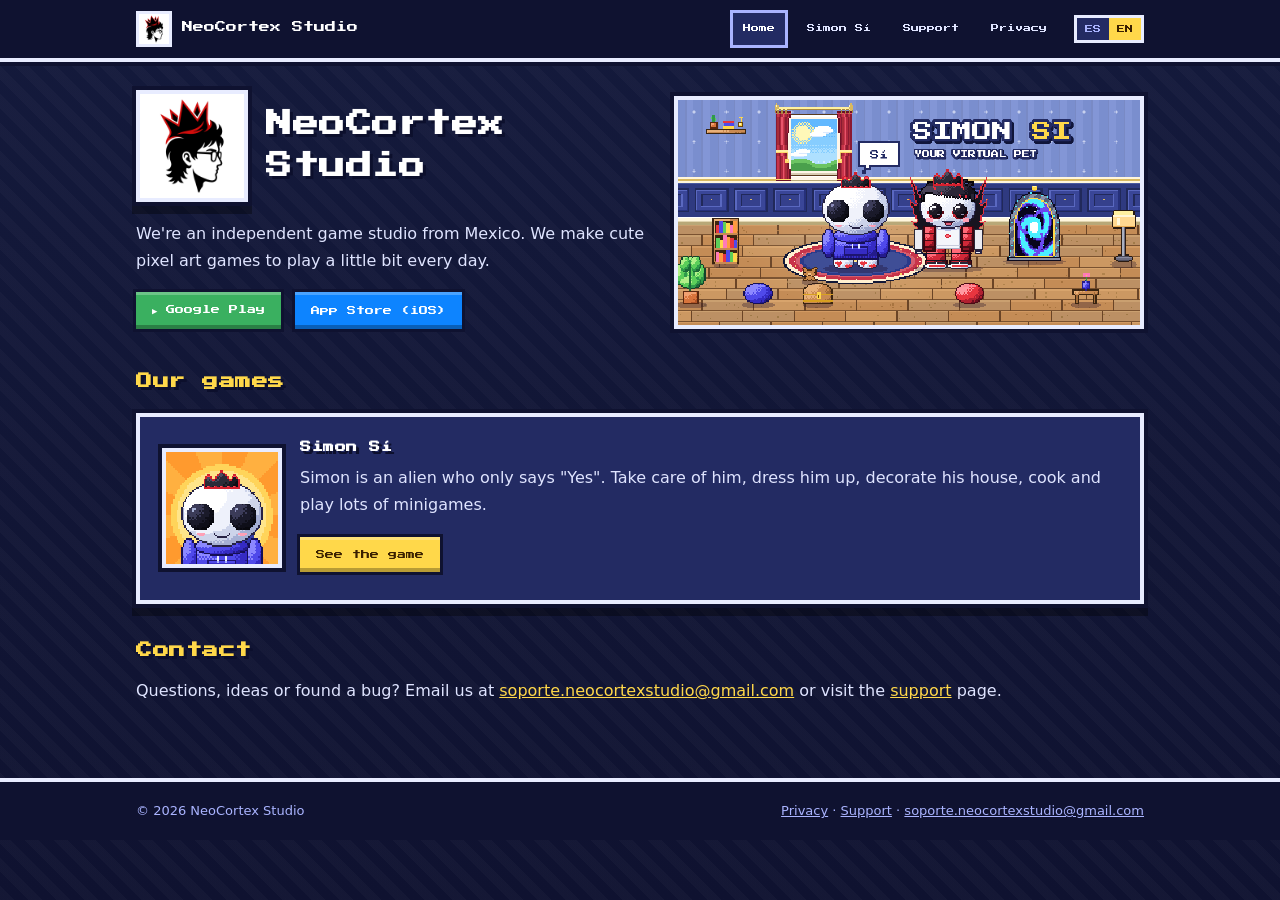
<file: index.html>
<!doctype html>
<html lang="es" data-idioma="es">
<head>
<meta charset="utf-8">
<meta name="viewport" content="width=device-width, initial-scale=1">
<title data-es="NeoCortex Studio" data-en="NeoCortex Studio">NeoCortex Studio</title>
<meta name="description" content="Estudio independiente de videojuegos. Creadores de Simon Sí, tu mascota virtual.">
<meta name="theme-color" content="#0f1230">
<meta property="og:title" content="NeoCortex Studio">
<meta property="og:description" content="Estudio independiente de videojuegos. Creadores de Simon Sí, tu mascota virtual.">
<meta property="og:image" content="https://neocortexstudio.github.io/assets/img/banner_es.png">
<link rel="icon" href="assets/img/favicon_estudio.png">
<link rel="apple-touch-icon" href="assets/img/logo_neocortex_180.png">
<link rel="stylesheet" href="assets/estilo.css?v=2">
<script src="assets/idioma.js"></script>
</head>
<body>
<header class="barra"><div class="barra-in">
  <a class="marca" href=""><img class="logo" src="assets/img/logo_neocortex_180.png" alt="">NeoCortex Studio</a>
  <nav class="nav"><a href="" class="on"><span lang="es">Inicio</span><span lang="en">Home</span></a><a href="simonsi/"><span lang="es">Simon Sí</span><span lang="en">Simon Sí</span></a><a href="soporte/"><span lang="es">Soporte</span><span lang="en">Support</span></a><a href="privacidad/"><span lang="es">Privacidad</span><span lang="en">Privacy</span></a></nav>
  <div class="idioma"><button data-l="es">ES</button><button data-l="en">EN</button></div>
</div></header>
<main>
<section class="portada">
  <div>
    <div class="estudio"><img class="logo" src="assets/img/logo_neocortex.png" alt="Logo de NeoCortex Studio"><h1 class="px">NeoCortex Studio</h1></div>
    <p lang="es">Somos un estudio independiente de videojuegos de México. Hacemos juegos tiernos en pixel art, para jugar un ratito cada día.</p>
    <p lang="en">We're an independent game studio from Mexico. We make cute pixel art games to play a little bit every day.</p>
    <div class="botones"><a class="bt" href="https://play.google.com/store/apps/details?id=com.neocortex.simonsi" target="_blank" rel="noopener">▶ Google Play</a><a class="bt azul" href="https://apps.apple.com/app/id6833710828" target="_blank" rel="noopener">App Store (iOS)</a></div>
  </div>
  <img class="ban" lang="es" src="assets/img/banner_es.png" alt="Simon Sí - Tu Mascota Virtual">
  <img class="ban" lang="en" src="assets/img/banner_en.png" alt="Simon Sí - Your Virtual Pet">
</section>

<h2 class="px"><span lang="es">Nuestros juegos</span><span lang="en">Our games</span></h2>
<div class="caja juego">
  <img src="assets/img/icono.png" alt="Simon Sí">
  <div>
    <h3 class="px" style="margin-top:0">Simon Sí</h3>
    <p lang="es">Simon es un alien que solo dice "Sí". Cuídalo, vístelo, decora su casa, cocina y juega muchos minijuegos.</p>
    <p lang="en">Simon is an alien who only says "Yes". Take care of him, dress him up, decorate his house, cook and play lots of minigames.</p>
    <div class="botones"><a class="bt oro" href="simonsi/"><span lang="es">Ver el juego</span><span lang="en">See the game</span></a></div>
  </div>
</div>

<h2 class="px"><span lang="es">Contacto</span><span lang="en">Contact</span></h2>
<p lang="es">¿Dudas, ideas o encontraste un error? Escríbenos a <a href="mailto:soporte.neocortexstudio@gmail.com">soporte.neocortexstudio@gmail.com</a> o visita la página de <a href="soporte/">soporte</a>.</p>
<p lang="en">Questions, ideas or found a bug? Email us at <a href="mailto:soporte.neocortexstudio@gmail.com">soporte.neocortexstudio@gmail.com</a> or visit the <a href="soporte/">support</a> page.</p>

</main>
<footer><div class="in">
  <span>© 2026 NeoCortex Studio</span>
  <span><a href="privacidad/"><span lang="es">Privacidad</span><span lang="en">Privacy</span></a> · <a href="soporte/"><span lang="es">Soporte</span><span lang="en">Support</span></a> · <a href="mailto:soporte.neocortexstudio@gmail.com">soporte.neocortexstudio@gmail.com</a></span>
</div></footer>
</body>
</html>
</file>
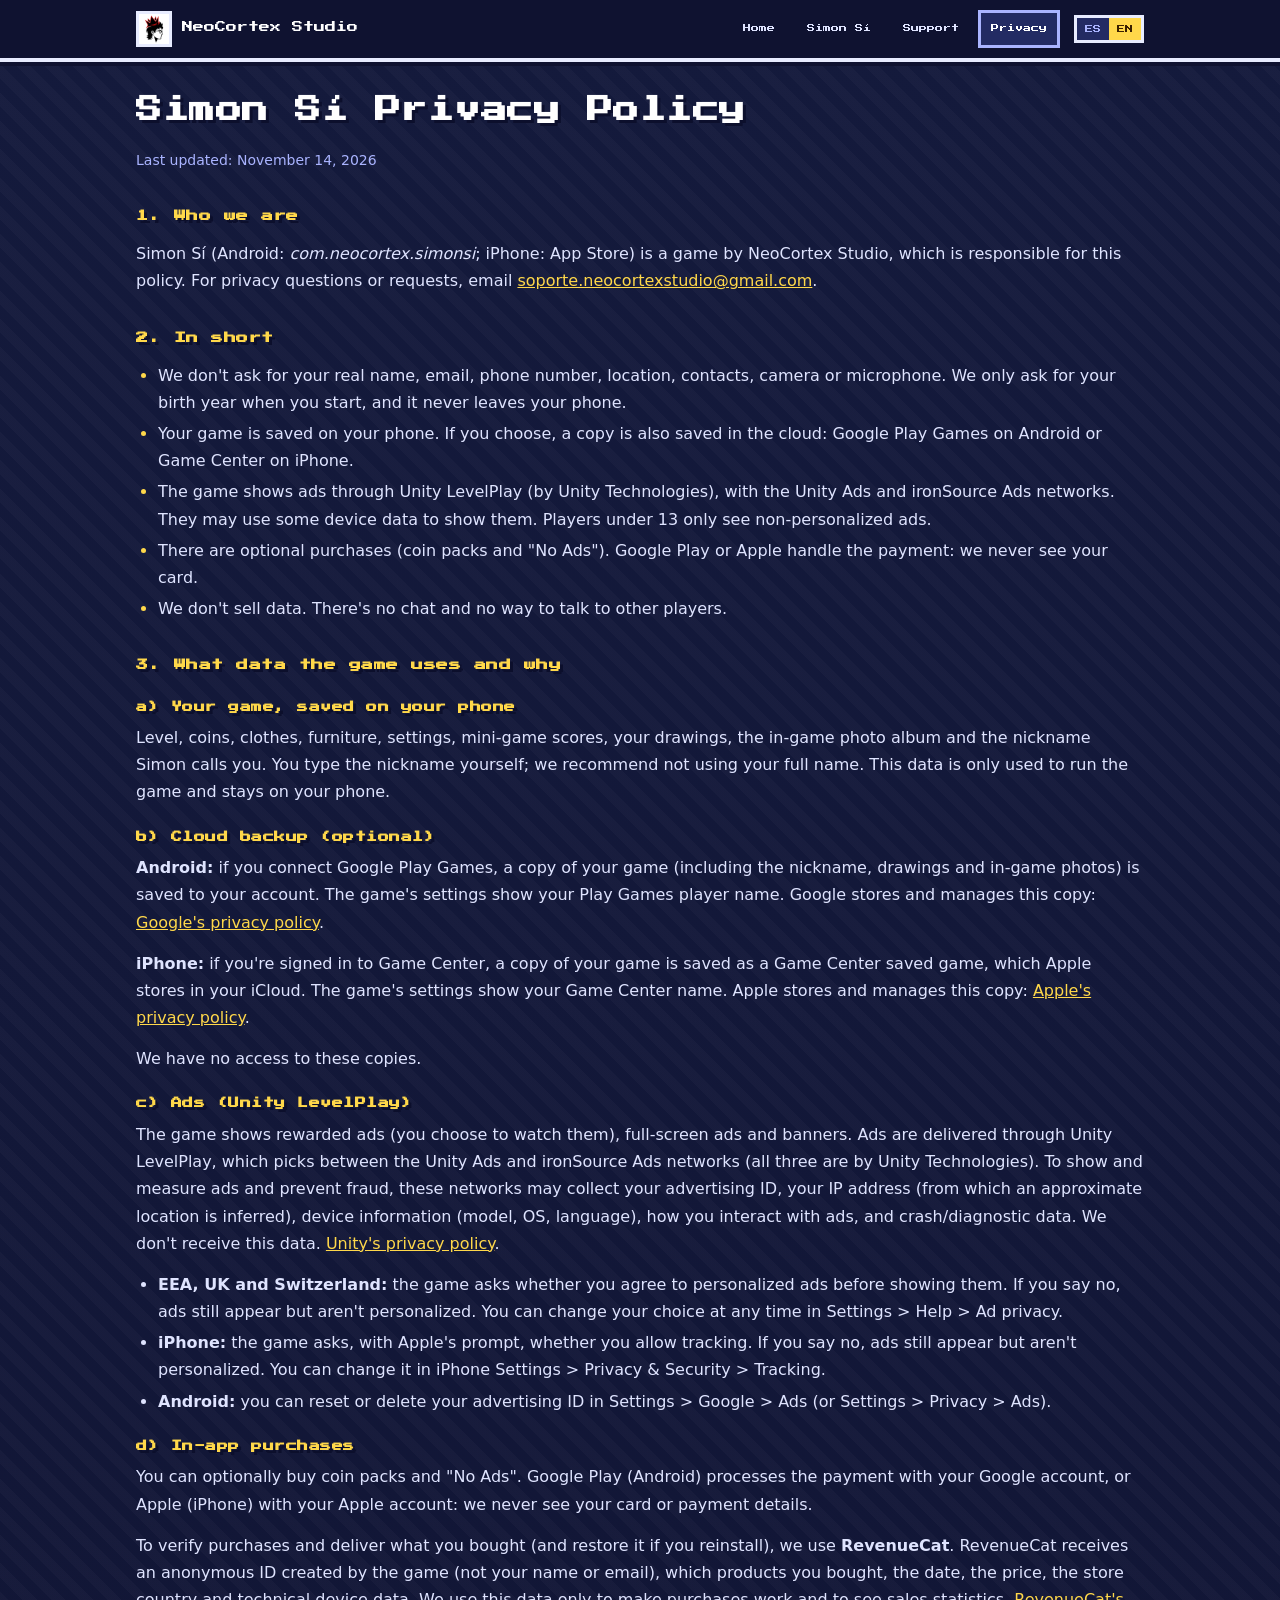
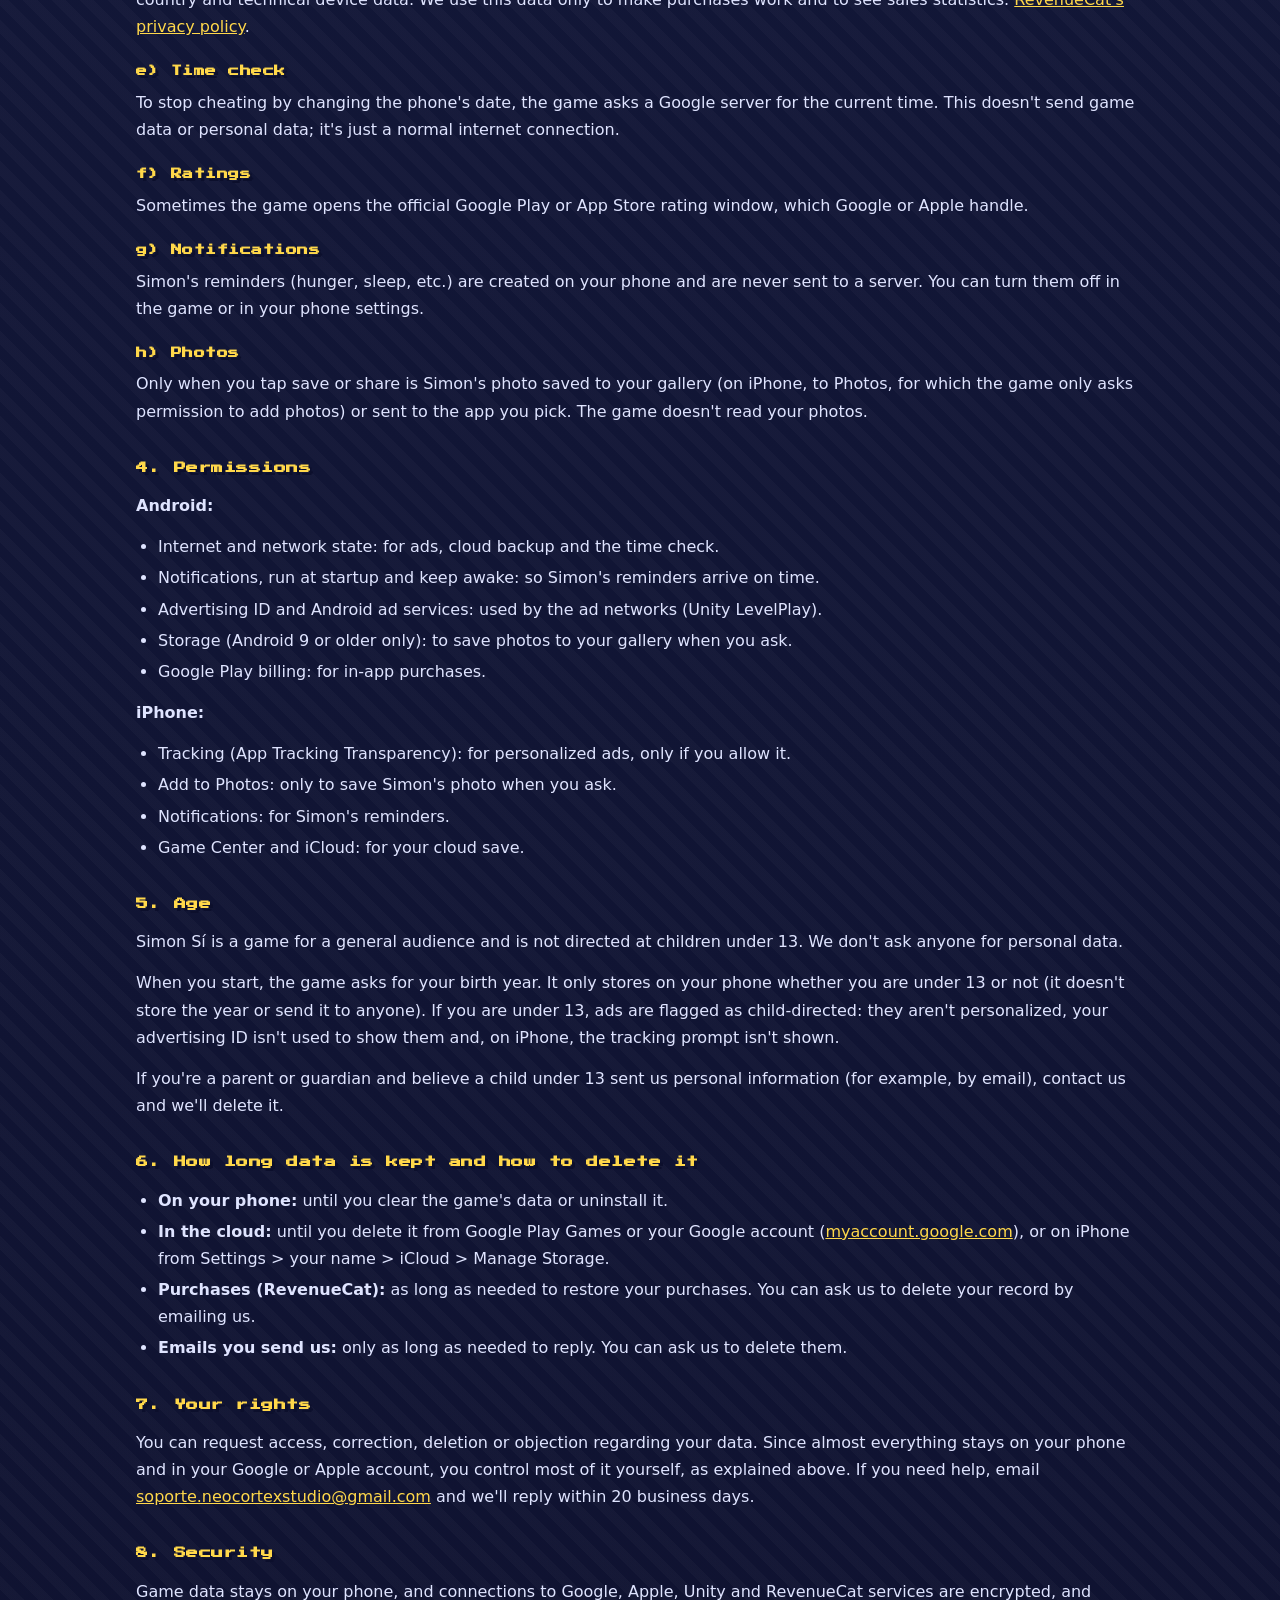
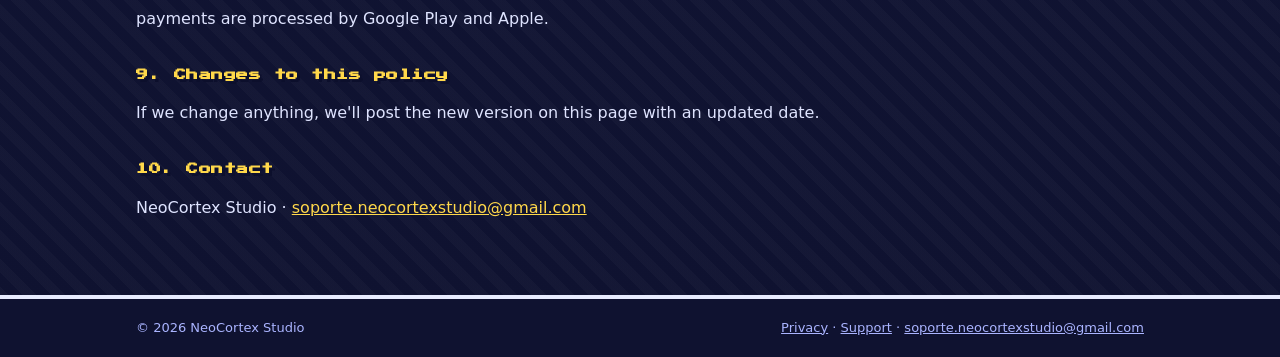
<file: privacidad/index.html>
<!doctype html>
<html lang="es" data-idioma="es">
<head>
<meta charset="utf-8">
<meta name="viewport" content="width=device-width, initial-scale=1">
<title data-es="Política de privacidad - Simon Sí" data-en="Privacy policy - Simon Sí">Política de privacidad - Simon Sí</title>
<meta name="description" content="Política de privacidad de Simon Sí (Android y iPhone).">
<meta name="theme-color" content="#0f1230">
<meta property="og:title" content="Política de privacidad - Simon Sí">
<meta property="og:description" content="Política de privacidad de Simon Sí (Android y iPhone).">
<meta property="og:image" content="https://neocortexstudio.github.io/assets/img/banner_es.png">
<link rel="icon" href="../assets/img/favicon_estudio.png">
<link rel="apple-touch-icon" href="../assets/img/logo_neocortex_180.png">
<link rel="stylesheet" href="../assets/estilo.css?v=2">
<script src="../assets/idioma.js"></script>
</head>
<body>
<header class="barra"><div class="barra-in">
  <a class="marca" href="../"><img class="logo" src="../assets/img/logo_neocortex_180.png" alt="">NeoCortex Studio</a>
  <nav class="nav"><a href="../"><span lang="es">Inicio</span><span lang="en">Home</span></a><a href="../simonsi/"><span lang="es">Simon Sí</span><span lang="en">Simon Sí</span></a><a href="../soporte/"><span lang="es">Soporte</span><span lang="en">Support</span></a><a href="../privacidad/" class="on"><span lang="es">Privacidad</span><span lang="en">Privacy</span></a></nav>
  <div class="idioma"><button data-l="es">ES</button><button data-l="en">EN</button></div>
</div></header>
<main>
<article class="legal" lang="es">
<h1 class="px">Política de privacidad de Simon Sí</h1>
<p class="nota">Última actualización: 14 de noviembre de 2026</p>

<h2 class="px">1. Quién es el responsable</h2>
<p>Simon Sí (Android: <i>com.neocortex.simonsi</i>; iPhone: App Store) es un juego de NeoCortex Studio, responsable de esta política. Para cualquier duda o solicitud sobre privacidad, escríbenos a <a href="mailto:soporte.neocortexstudio@gmail.com">soporte.neocortexstudio@gmail.com</a>.</p>

<h2 class="px">2. En pocas palabras</h2>
<ul class="resumen">
  <li>No pedimos tu nombre real, correo, teléfono, ubicación, contactos, cámara ni micrófono. Solo te preguntamos tu año de nacimiento al empezar, y ese dato no sale de tu teléfono.</li>
  <li>Tu partida se guarda en tu teléfono. Si quieres, también se guarda una copia en la nube: Google Play Juegos en Android o Game Center en iPhone.</li>
  <li>El juego muestra anuncios a través de Unity LevelPlay (de Unity Technologies), con las redes Unity Ads e ironSource Ads. Pueden usar algunos datos del teléfono para mostrarlos. A los menores de 13 años solo se les muestran anuncios no personalizados.</li>
  <li>Hay compras opcionales (paquetes de monedas y "Sin anuncios"). El pago lo hace Google Play o Apple: nosotros nunca vemos tu tarjeta.</li>
  <li>No vendemos datos. No hay chat ni forma de hablar con otros jugadores.</li>
</ul>

<h2 class="px">3. Qué datos usa el juego y para qué</h2>
<h3>a) Tu partida, guardada en tu teléfono</h3>
<p>Nivel, monedas, ropa, muebles, ajustes, puntajes de minijuegos, los dibujos que haces, las fotos del álbum del juego y el apodo con el que Simon te llama. El apodo lo escribes tú; te recomendamos no poner tu nombre completo. Estos datos se usan solo para que el juego funcione y se quedan en tu teléfono.</p>

<h3>b) Copia en la nube (opcional)</h3>
<p><b>Android:</b> si conectas Google Play Juegos, se guarda una copia de tu partida en tu cuenta (incluye el apodo, los dibujos y las fotos del juego). En los ajustes del juego se muestra tu nombre de jugador de Play Juegos. Esta copia la guarda y administra Google: <a href="https://policies.google.com/privacy" target="_blank" rel="noopener">política de privacidad de Google</a>.</p>
<p><b>iPhone:</b> si tienes sesión en Game Center, se guarda una copia de tu partida como "partida guardada" de Game Center, que Apple almacena en tu iCloud. En los ajustes del juego se muestra tu nombre de Game Center. Esta copia la guarda y administra Apple: <a href="https://www.apple.com/legal/privacy/" target="_blank" rel="noopener">política de privacidad de Apple</a>.</p>
<p>Nosotros no tenemos acceso a esas copias.</p>

<h3>c) Anuncios (Unity LevelPlay)</h3>
<p>El juego muestra anuncios con premio (los eliges tú), anuncios de pantalla completa y banners. Los anuncios llegan a través de Unity LevelPlay, que elige en cada momento entre las redes Unity Ads e ironSource Ads (las tres son de Unity Technologies). Para mostrarlos, medirlos y evitar fraudes, estas redes pueden recopilar el identificador de publicidad del teléfono, la dirección IP (de la que se deduce una ubicación aproximada), información del dispositivo (modelo, sistema, idioma), cómo interactúas con los anuncios y datos técnicos de errores. Nosotros no recibimos esos datos. <a href="https://unity.com/legal/game-player-and-app-user-privacy-policy" target="_blank" rel="noopener">Política de privacidad de Unity</a>.</p>
<ul>
  <li><b>Europa, Reino Unido y Suiza:</b> el juego te pregunta si aceptas anuncios personalizados antes de mostrarlos. Si dices que no, igual hay anuncios, pero no personalizados. Puedes cambiar tu decisión cuando quieras en Ajustes &gt; Ayuda &gt; Privacidad de anuncios.</li>
  <li><b>iPhone:</b> el juego te pregunta con la ventana de Apple si permites el rastreo. Si dices que no, los anuncios siguen, pero no son personalizados. Puedes cambiarlo en Ajustes del iPhone &gt; Privacidad y seguridad &gt; Rastreo.</li>
  <li><b>Android:</b> puedes restablecer o borrar tu identificador de publicidad en Configuración &gt; Google &gt; Anuncios (o Configuración &gt; Privacidad &gt; Anuncios).</li>
</ul>

<h3>d) Compras dentro de la app</h3>
<p>Puedes comprar, si quieres, paquetes de monedas y "Sin anuncios". El pago lo procesa Google Play (Android) con tu cuenta de Google, o Apple (iPhone) con tu cuenta de Apple: nosotros no vemos tu tarjeta ni tus datos de pago.</p>
<p>Para comprobar las compras y entregarte lo que compraste (y poder restaurarlo si reinstalas), usamos <b>RevenueCat</b>. RevenueCat recibe un identificador anónimo creado por el juego (no tu nombre ni tu correo), qué productos compraste, la fecha, el precio, el país de la tienda y datos técnicos del dispositivo. Usamos estos datos solo para que las compras funcionen y para ver estadísticas de ventas. <a href="https://www.revenuecat.com/privacy" target="_blank" rel="noopener">Política de privacidad de RevenueCat</a>.</p>

<h3>e) Revisión de la hora</h3>
<p>Para que no se puedan hacer trampas cambiando la fecha del teléfono, el juego pregunta la hora a un servidor de Google. Esa consulta no envía datos del juego ni datos personales; es solo una conexión normal a internet.</p>

<h3>f) Valoración</h3>
<p>A veces el juego abre la ventana oficial de Google Play o de la App Store para calificarlo. Esa ventana la manejan Google o Apple.</p>

<h3>g) Notificaciones</h3>
<p>Los avisos de Simon (hambre, sueño, etc.) se crean dentro de tu teléfono y no se envían a ningún servidor. Puedes apagarlos en el juego o en los ajustes del teléfono.</p>

<h3>h) Fotos</h3>
<p>Solo si tú tocas guardar o compartir, la foto de Simon se guarda en tu galería (en iPhone, en Fotos, para lo que el juego pide permiso solo para agregar fotos) o se manda a la app que elijas. El juego no lee tus fotos.</p>

<h2 class="px">4. Permisos</h2>
<p><b>Android:</b></p>
<ul>
  <li>Internet y estado de la red: para los anuncios, la copia en la nube y la revisión de la hora.</li>
  <li>Notificaciones, iniciar al encender el teléfono y mantener activo: para que los avisos de Simon lleguen a tiempo.</li>
  <li>Identificador de publicidad y servicios de anuncios de Android: los usan las redes de anuncios (Unity LevelPlay).</li>
  <li>Almacenamiento (solo en Android 9 o anterior): para guardar fotos en tu galería cuando tú lo pides.</li>
  <li>Facturación de Google Play: para las compras dentro de la app.</li>
</ul>
<p><b>iPhone:</b></p>
<ul>
  <li>Rastreo (App Tracking Transparency): para anuncios personalizados, solo si lo permites.</li>
  <li>Agregar a Fotos: solo para guardar la foto de Simon cuando tú lo pides.</li>
  <li>Notificaciones: para los avisos de Simon.</li>
  <li>Game Center e iCloud: para la copia de tu partida en la nube.</li>
</ul>

<h2 class="px">5. Edad</h2>
<p>Simon Sí es un juego para público general y no está dirigido a niños menores de 13 años. No pedimos datos personales a nadie.</p>
<p>Al empezar, el juego pregunta tu año de nacimiento. Con ese dato solo guarda en tu teléfono si tienes menos de 13 años o no (no guarda el año ni lo envía a nadie). Si tienes menos de 13, los anuncios se marcan como para niños: no son personalizados, no se usa tu identificador de publicidad para mostrarlos y, en iPhone, no se te muestra la ventana de rastreo.</p>
<p> Si eres padre, madre o tutor y crees que un menor de 13 años nos envió información personal (por ejemplo, por correo), escríbenos y la borraremos.</p>

<h2 class="px">6. Cuánto tiempo se guardan los datos y cómo borrarlos</h2>
<ul>
  <li><b>En tu teléfono:</b> hasta que borres los datos del juego o lo desinstales.</li>
  <li><b>En la nube:</b> hasta que la borres desde Google Play Juegos o tu cuenta de Google (<a href="https://myaccount.google.com" target="_blank" rel="noopener">myaccount.google.com</a>), o en iPhone desde Ajustes &gt; tu nombre &gt; iCloud &gt; Administrar almacenamiento.</li>
  <li><b>Compras (RevenueCat):</b> mientras sean necesarias para restaurar tus compras. Puedes pedir que borremos tu registro escribiéndonos.</li>
  <li><b>Correos que nos mandes:</b> solo el tiempo necesario para responderte. Puedes pedir que los borremos.</li>
</ul>

<h2 class="px">7. Tus derechos</h2>
<p>Puedes pedir acceso, corrección, borrado u oposición sobre tus datos (en México, derechos ARCO). Como casi todo se queda en tu teléfono y en tu cuenta de Google o Apple, la mayoría lo controlas tú, como se explica arriba. Si necesitas ayuda, escríbenos a <a href="mailto:soporte.neocortexstudio@gmail.com">soporte.neocortexstudio@gmail.com</a> y te responderemos en un plazo máximo de 20 días hábiles.</p>

<h2 class="px">8. Seguridad</h2>
<p>Los datos del juego se quedan en tu teléfono, y las conexiones con los servicios de Google, Apple, Unity y RevenueCat están cifradas, y los pagos los procesan Google Play y Apple.</p>

<h2 class="px">9. Cambios a esta política</h2>
<p>Si cambiamos algo, publicaremos la nueva versión en esta misma página con la fecha actualizada.</p>

<h2 class="px">10. Contacto</h2>
<p>NeoCortex Studio · <a href="mailto:soporte.neocortexstudio@gmail.com">soporte.neocortexstudio@gmail.com</a></p>
</article>

<article class="legal" lang="en">
<h1 class="px">Simon Sí Privacy Policy</h1>
<p class="nota">Last updated: November 14, 2026</p>

<h2 class="px">1. Who we are</h2>
<p>Simon Sí (Android: <i>com.neocortex.simonsi</i>; iPhone: App Store) is a game by NeoCortex Studio, which is responsible for this policy. For privacy questions or requests, email <a href="mailto:soporte.neocortexstudio@gmail.com">soporte.neocortexstudio@gmail.com</a>.</p>

<h2 class="px">2. In short</h2>
<ul class="resumen">
  <li>We don't ask for your real name, email, phone number, location, contacts, camera or microphone. We only ask for your birth year when you start, and it never leaves your phone.</li>
  <li>Your game is saved on your phone. If you choose, a copy is also saved in the cloud: Google Play Games on Android or Game Center on iPhone.</li>
  <li>The game shows ads through Unity LevelPlay (by Unity Technologies), with the Unity Ads and ironSource Ads networks. They may use some device data to show them. Players under 13 only see non-personalized ads.</li>
  <li>There are optional purchases (coin packs and "No Ads"). Google Play or Apple handle the payment: we never see your card.</li>
  <li>We don't sell data. There's no chat and no way to talk to other players.</li>
</ul>

<h2 class="px">3. What data the game uses and why</h2>
<h3>a) Your game, saved on your phone</h3>
<p>Level, coins, clothes, furniture, settings, mini-game scores, your drawings, the in-game photo album and the nickname Simon calls you. You type the nickname yourself; we recommend not using your full name. This data is only used to run the game and stays on your phone.</p>

<h3>b) Cloud backup (optional)</h3>
<p><b>Android:</b> if you connect Google Play Games, a copy of your game (including the nickname, drawings and in-game photos) is saved to your account. The game's settings show your Play Games player name. Google stores and manages this copy: <a href="https://policies.google.com/privacy" target="_blank" rel="noopener">Google's privacy policy</a>.</p>
<p><b>iPhone:</b> if you're signed in to Game Center, a copy of your game is saved as a Game Center saved game, which Apple stores in your iCloud. The game's settings show your Game Center name. Apple stores and manages this copy: <a href="https://www.apple.com/legal/privacy/" target="_blank" rel="noopener">Apple's privacy policy</a>.</p>
<p>We have no access to these copies.</p>

<h3>c) Ads (Unity LevelPlay)</h3>
<p>The game shows rewarded ads (you choose to watch them), full-screen ads and banners. Ads are delivered through Unity LevelPlay, which picks between the Unity Ads and ironSource Ads networks (all three are by Unity Technologies). To show and measure ads and prevent fraud, these networks may collect your advertising ID, your IP address (from which an approximate location is inferred), device information (model, OS, language), how you interact with ads, and crash/diagnostic data. We don't receive this data. <a href="https://unity.com/legal/game-player-and-app-user-privacy-policy" target="_blank" rel="noopener">Unity's privacy policy</a>.</p>
<ul>
  <li><b>EEA, UK and Switzerland:</b> the game asks whether you agree to personalized ads before showing them. If you say no, ads still appear but aren't personalized. You can change your choice at any time in Settings &gt; Help &gt; Ad privacy.</li>
  <li><b>iPhone:</b> the game asks, with Apple's prompt, whether you allow tracking. If you say no, ads still appear but aren't personalized. You can change it in iPhone Settings &gt; Privacy &amp; Security &gt; Tracking.</li>
  <li><b>Android:</b> you can reset or delete your advertising ID in Settings &gt; Google &gt; Ads (or Settings &gt; Privacy &gt; Ads).</li>
</ul>

<h3>d) In-app purchases</h3>
<p>You can optionally buy coin packs and "No Ads". Google Play (Android) processes the payment with your Google account, or Apple (iPhone) with your Apple account: we never see your card or payment details.</p>
<p>To verify purchases and deliver what you bought (and restore it if you reinstall), we use <b>RevenueCat</b>. RevenueCat receives an anonymous ID created by the game (not your name or email), which products you bought, the date, the price, the store country and technical device data. We use this data only to make purchases work and to see sales statistics. <a href="https://www.revenuecat.com/privacy" target="_blank" rel="noopener">RevenueCat's privacy policy</a>.</p>

<h3>e) Time check</h3>
<p>To stop cheating by changing the phone's date, the game asks a Google server for the current time. This doesn't send game data or personal data; it's just a normal internet connection.</p>

<h3>f) Ratings</h3>
<p>Sometimes the game opens the official Google Play or App Store rating window, which Google or Apple handle.</p>

<h3>g) Notifications</h3>
<p>Simon's reminders (hunger, sleep, etc.) are created on your phone and are never sent to a server. You can turn them off in the game or in your phone settings.</p>

<h3>h) Photos</h3>
<p>Only when you tap save or share is Simon's photo saved to your gallery (on iPhone, to Photos, for which the game only asks permission to add photos) or sent to the app you pick. The game doesn't read your photos.</p>

<h2 class="px">4. Permissions</h2>
<p><b>Android:</b></p>
<ul>
  <li>Internet and network state: for ads, cloud backup and the time check.</li>
  <li>Notifications, run at startup and keep awake: so Simon's reminders arrive on time.</li>
  <li>Advertising ID and Android ad services: used by the ad networks (Unity LevelPlay).</li>
  <li>Storage (Android 9 or older only): to save photos to your gallery when you ask.</li>
  <li>Google Play billing: for in-app purchases.</li>
</ul>
<p><b>iPhone:</b></p>
<ul>
  <li>Tracking (App Tracking Transparency): for personalized ads, only if you allow it.</li>
  <li>Add to Photos: only to save Simon's photo when you ask.</li>
  <li>Notifications: for Simon's reminders.</li>
  <li>Game Center and iCloud: for your cloud save.</li>
</ul>

<h2 class="px">5. Age</h2>
<p>Simon Sí is a game for a general audience and is not directed at children under 13. We don't ask anyone for personal data.</p>
<p>When you start, the game asks for your birth year. It only stores on your phone whether you are under 13 or not (it doesn't store the year or send it to anyone). If you are under 13, ads are flagged as child-directed: they aren't personalized, your advertising ID isn't used to show them and, on iPhone, the tracking prompt isn't shown.</p>
<p> If you're a parent or guardian and believe a child under 13 sent us personal information (for example, by email), contact us and we'll delete it.</p>

<h2 class="px">6. How long data is kept and how to delete it</h2>
<ul>
  <li><b>On your phone:</b> until you clear the game's data or uninstall it.</li>
  <li><b>In the cloud:</b> until you delete it from Google Play Games or your Google account (<a href="https://myaccount.google.com" target="_blank" rel="noopener">myaccount.google.com</a>), or on iPhone from Settings &gt; your name &gt; iCloud &gt; Manage Storage.</li>
  <li><b>Purchases (RevenueCat):</b> as long as needed to restore your purchases. You can ask us to delete your record by emailing us.</li>
  <li><b>Emails you send us:</b> only as long as needed to reply. You can ask us to delete them.</li>
</ul>

<h2 class="px">7. Your rights</h2>
<p>You can request access, correction, deletion or objection regarding your data. Since almost everything stays on your phone and in your Google or Apple account, you control most of it yourself, as explained above. If you need help, email <a href="mailto:soporte.neocortexstudio@gmail.com">soporte.neocortexstudio@gmail.com</a> and we'll reply within 20 business days.</p>

<h2 class="px">8. Security</h2>
<p>Game data stays on your phone, and connections to Google, Apple, Unity and RevenueCat services are encrypted, and payments are processed by Google Play and Apple.</p>

<h2 class="px">9. Changes to this policy</h2>
<p>If we change anything, we'll post the new version on this page with an updated date.</p>

<h2 class="px">10. Contact</h2>
<p>NeoCortex Studio · <a href="mailto:soporte.neocortexstudio@gmail.com">soporte.neocortexstudio@gmail.com</a></p>
</article>

</main>
<footer><div class="in">
  <span>© 2026 NeoCortex Studio</span>
  <span><a href="../privacidad/"><span lang="es">Privacidad</span><span lang="en">Privacy</span></a> · <a href="../soporte/"><span lang="es">Soporte</span><span lang="en">Support</span></a> · <a href="mailto:soporte.neocortexstudio@gmail.com">soporte.neocortexstudio@gmail.com</a></span>
</div></footer>
</body>
</html>
</file>
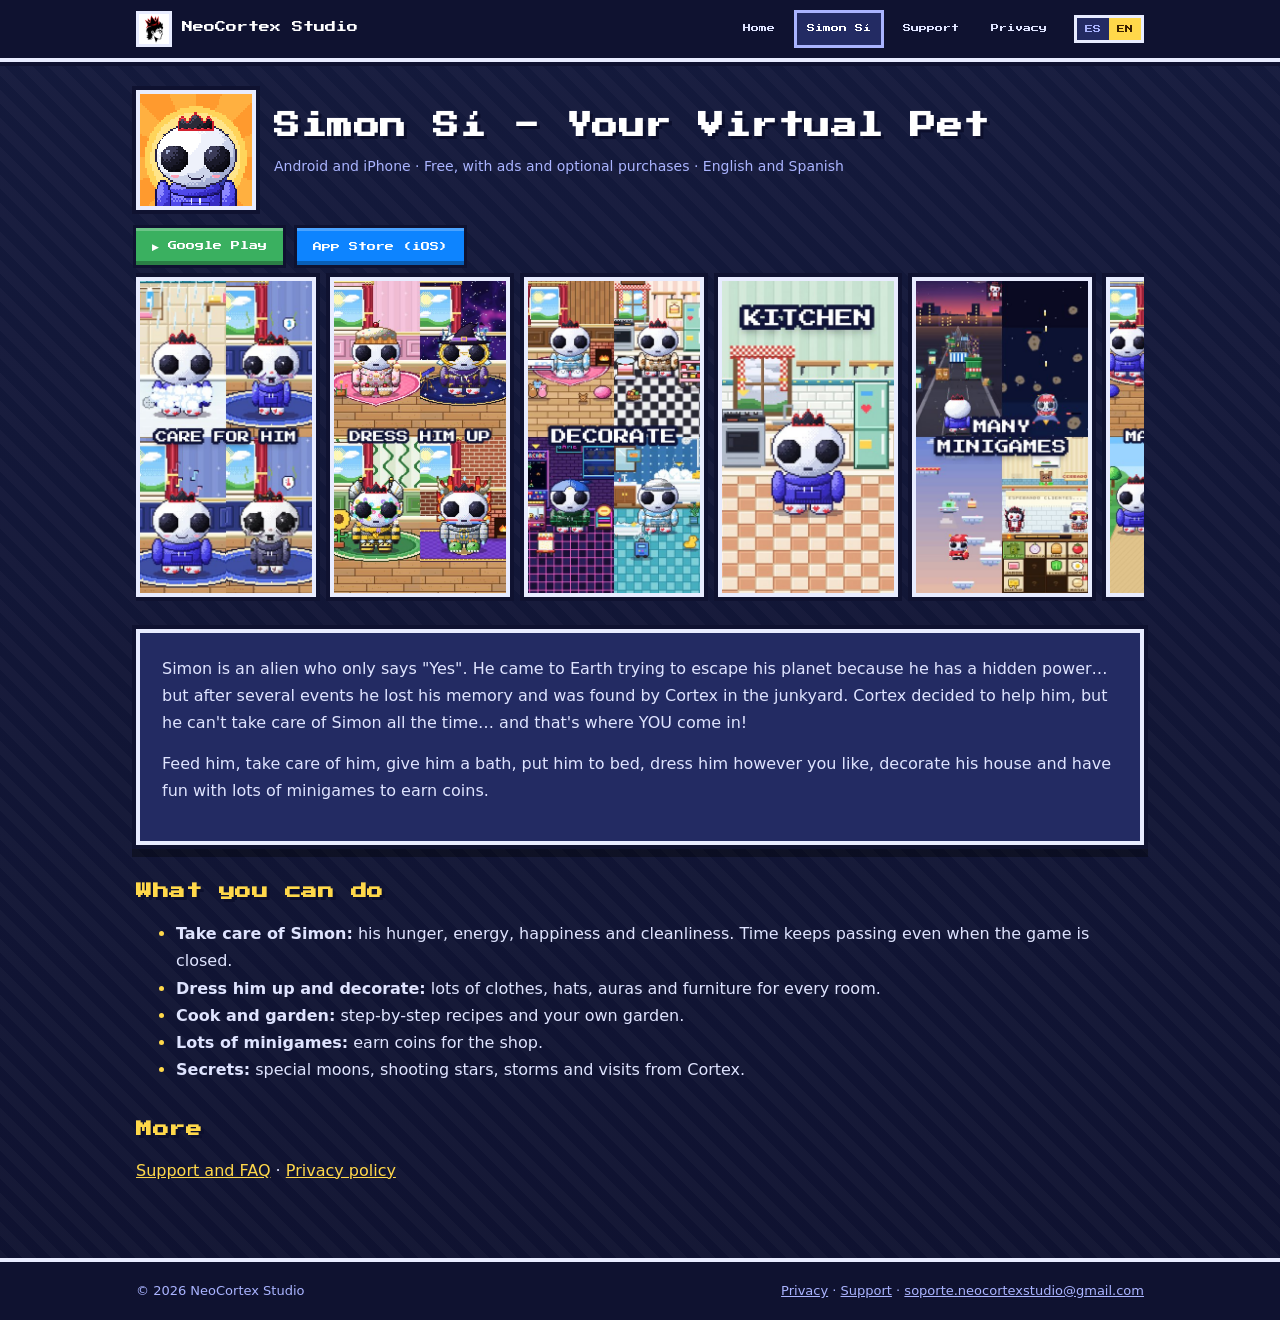
<file: simonsi/index.html>
<!doctype html>
<html lang="es" data-idioma="es">
<head>
<meta charset="utf-8">
<meta name="viewport" content="width=device-width, initial-scale=1">
<title data-es="Simon Sí - Tu Mascota Virtual" data-en="Simon Sí - Your Virtual Pet">Simon Sí - Tu Mascota Virtual</title>
<meta name="description" content="Cuida a Simon, un alien que solo dice "Sí": dale de comer, vístelo, decora su casa y juega minijuegos.">
<meta name="theme-color" content="#0f1230">
<meta property="og:title" content="Simon Sí - Tu Mascota Virtual">
<meta property="og:description" content="Cuida a Simon, un alien que solo dice "Sí": dale de comer, vístelo, decora su casa y juega minijuegos.">
<meta property="og:image" content="https://neocortexstudio.github.io/assets/img/banner_es.png">
<link rel="icon" href="../assets/img/favicon_estudio.png">
<link rel="apple-touch-icon" href="../assets/img/logo_neocortex_180.png">
<link rel="stylesheet" href="../assets/estilo.css?v=2">
<script src="../assets/idioma.js"></script>
</head>
<body>
<header class="barra"><div class="barra-in">
  <a class="marca" href="../"><img class="logo" src="../assets/img/logo_neocortex_180.png" alt="">NeoCortex Studio</a>
  <nav class="nav"><a href="../"><span lang="es">Inicio</span><span lang="en">Home</span></a><a href="../simonsi/" class="on"><span lang="es">Simon Sí</span><span lang="en">Simon Sí</span></a><a href="../soporte/"><span lang="es">Soporte</span><span lang="en">Support</span></a><a href="../privacidad/"><span lang="es">Privacidad</span><span lang="en">Privacy</span></a></nav>
  <div class="idioma"><button data-l="es">ES</button><button data-l="en">EN</button></div>
</div></header>
<main>
<div class="juego">
  <img src="../assets/img/icono.png" alt="Simon Sí">
  <div>
    <h1 class="px" style="margin-bottom:8px"><span lang="es">Simon Sí - Tu Mascota Virtual</span><span lang="en">Simon Sí - Your Virtual Pet</span></h1>
    <p class="nota"><span lang="es">Android y iPhone · Gratis, con anuncios y compras opcionales · Español e inglés</span><span lang="en">Android and iPhone · Free, with ads and optional purchases · English and Spanish</span></p>
  </div>
</div>
<div class="botones"><a class="bt" href="https://play.google.com/store/apps/details?id=com.neocortex.simonsi" target="_blank" rel="noopener">▶ Google Play</a><a class="bt azul" href="https://apps.apple.com/app/id6833710828" target="_blank" rel="noopener">App Store (iOS)</a></div>

<div class="capturas">
  <img lang="es" src="../assets/img/cap1_es.jpg" alt=""><img lang="es" src="../assets/img/cap2_es.jpg" alt=""><img lang="es" src="../assets/img/cap3_es.jpg" alt=""><img lang="es" src="../assets/img/cap4_es.jpg" alt=""><img lang="es" src="../assets/img/cap5_es.jpg" alt=""><img lang="es" src="../assets/img/cap6_es.jpg" alt="">
  <img lang="en" src="../assets/img/cap1_en.jpg" alt=""><img lang="en" src="../assets/img/cap2_en.jpg" alt=""><img lang="en" src="../assets/img/cap3_en.jpg" alt=""><img lang="en" src="../assets/img/cap4_en.jpg" alt=""><img lang="en" src="../assets/img/cap5_en.jpg" alt=""><img lang="en" src="../assets/img/cap6_en.jpg" alt="">
</div>

<div lang="es">
  <div class="caja">
    <p>Simón es un alien que solo dice "Sí" y que llegó a la Tierra intentando escapar de su planeta, ya que tiene un poder oculto. Pero después de varios sucesos perdió la memoria y fue encontrado por Cortex en el basurero, quien decidió ayudarle… pero él no puede cuidar siempre de Simón. ¡Y ahí es donde entras tú!</p>
    <p>Dale de comer, cuídalo, báñalo, déjalo dormir, vístelo como más te guste, decora su casa y diviértete con muchos minijuegos para ganar monedas.</p>
  </div>
  <h2 class="px">Qué puedes hacer</h2>
  <ul class="resumen">
    <li><b>Cuida a Simón:</b> su hambre, energía, felicidad y limpieza. El tiempo sigue pasando aunque cierres el juego.</li>
    <li><b>Vístelo y decora:</b> montones de ropa, gorros, auras y muebles para cada habitación.</li>
    <li><b>Cocina y cultiva:</b> recetas paso a paso y tu propio jardín.</li>
    <li><b>Muchos minijuegos:</b> gana monedas para la tienda.</li>
    <li><b>Secretos:</b> lunas especiales, estrellas fugaces, tormentas y visitas de Cortex.</li>
  </ul>
</div>
<div lang="en">
  <div class="caja">
    <p>Simon is an alien who only says "Yes". He came to Earth trying to escape his planet because he has a hidden power… but after several events he lost his memory and was found by Cortex in the junkyard. Cortex decided to help him, but he can't take care of Simon all the time… and that's where YOU come in!</p>
    <p>Feed him, take care of him, give him a bath, put him to bed, dress him however you like, decorate his house and have fun with lots of minigames to earn coins.</p>
  </div>
  <h2 class="px">What you can do</h2>
  <ul class="resumen">
    <li><b>Take care of Simon:</b> his hunger, energy, happiness and cleanliness. Time keeps passing even when the game is closed.</li>
    <li><b>Dress him up and decorate:</b> lots of clothes, hats, auras and furniture for every room.</li>
    <li><b>Cook and garden:</b> step-by-step recipes and your own garden.</li>
    <li><b>Lots of minigames:</b> earn coins for the shop.</li>
    <li><b>Secrets:</b> special moons, shooting stars, storms and visits from Cortex.</li>
  </ul>
</div>

<h2 class="px"><span lang="es">Más</span><span lang="en">More</span></h2>
<p><a href="../soporte/"><span lang="es">Soporte y preguntas frecuentes</span><span lang="en">Support and FAQ</span></a> · <a href="../privacidad/"><span lang="es">Política de privacidad</span><span lang="en">Privacy policy</span></a></p>

</main>
<footer><div class="in">
  <span>© 2026 NeoCortex Studio</span>
  <span><a href="../privacidad/"><span lang="es">Privacidad</span><span lang="en">Privacy</span></a> · <a href="../soporte/"><span lang="es">Soporte</span><span lang="en">Support</span></a> · <a href="mailto:soporte.neocortexstudio@gmail.com">soporte.neocortexstudio@gmail.com</a></span>
</div></footer>
</body>
</html>
</file>
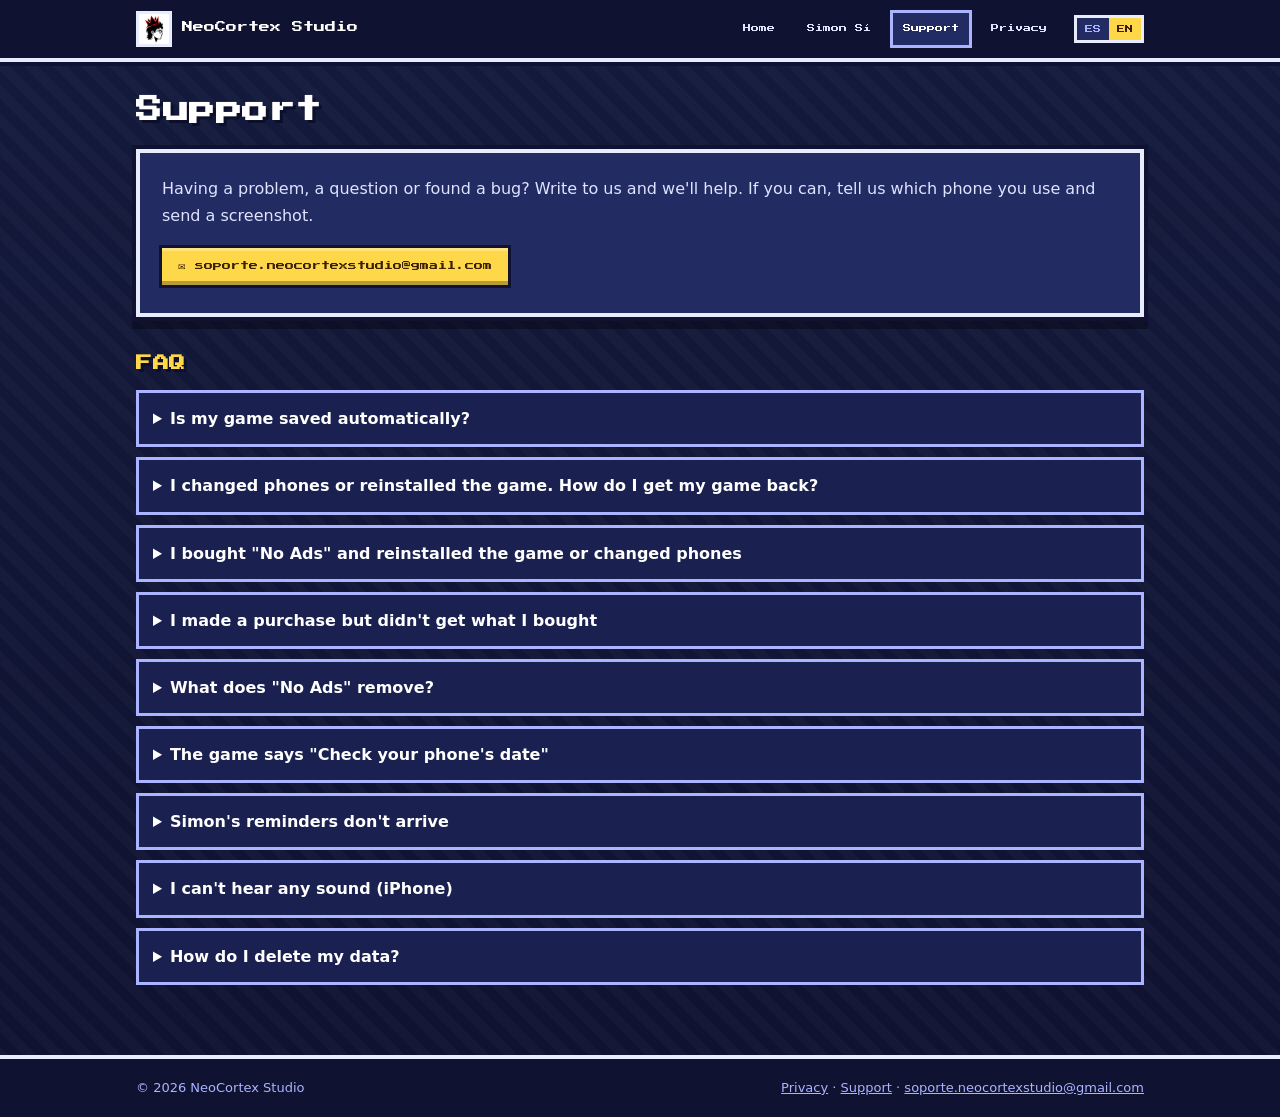
<file: soporte/index.html>
<!doctype html>
<html lang="es" data-idioma="es">
<head>
<meta charset="utf-8">
<meta name="viewport" content="width=device-width, initial-scale=1">
<title data-es="Soporte - Simon Sí" data-en="Support - Simon Sí">Soporte - Simon Sí</title>
<meta name="description" content="Ayuda y contacto de Simon Sí.">
<meta name="theme-color" content="#0f1230">
<meta property="og:title" content="Soporte - Simon Sí">
<meta property="og:description" content="Ayuda y contacto de Simon Sí.">
<meta property="og:image" content="https://neocortexstudio.github.io/assets/img/banner_es.png">
<link rel="icon" href="../assets/img/favicon_estudio.png">
<link rel="apple-touch-icon" href="../assets/img/logo_neocortex_180.png">
<link rel="stylesheet" href="../assets/estilo.css?v=2">
<script src="../assets/idioma.js"></script>
</head>
<body>
<header class="barra"><div class="barra-in">
  <a class="marca" href="../"><img class="logo" src="../assets/img/logo_neocortex_180.png" alt="">NeoCortex Studio</a>
  <nav class="nav"><a href="../"><span lang="es">Inicio</span><span lang="en">Home</span></a><a href="../simonsi/"><span lang="es">Simon Sí</span><span lang="en">Simon Sí</span></a><a href="../soporte/" class="on"><span lang="es">Soporte</span><span lang="en">Support</span></a><a href="../privacidad/"><span lang="es">Privacidad</span><span lang="en">Privacy</span></a></nav>
  <div class="idioma"><button data-l="es">ES</button><button data-l="en">EN</button></div>
</div></header>
<main>
<h1 class="px"><span lang="es">Soporte</span><span lang="en">Support</span></h1>

<div class="caja">
  <p lang="es">¿Tienes un problema, una duda o encontraste un error? Escríbenos y te ayudamos. Si puedes, cuéntanos qué teléfono usas y manda una captura de pantalla.</p>
  <p lang="en">Having a problem, a question or found a bug? Write to us and we'll help. If you can, tell us which phone you use and send a screenshot.</p>
  <div class="botones"><a class="bt oro" href="mailto:soporte.neocortexstudio@gmail.com?subject=Simon%20S%C3%AD">✉ soporte.neocortexstudio@gmail.com</a></div>
</div>

<h2 class="px"><span lang="es">Preguntas frecuentes</span><span lang="en">FAQ</span></h2>

<div lang="es">
  <details><summary>¿Mi partida se guarda sola?</summary><div>
    <p>Sí. Se guarda sola en tu teléfono y también en la nube: en Android con <b>Google Play Juegos</b> y en iPhone con <b>Game Center</b>. Revisa en Ajustes &gt; NUBE que diga que está conectada.</p></div></details>
  <details><summary>Cambié de teléfono o reinstalé el juego, ¿cómo recupero mi partida?</summary><div>
    <p>Abre el juego con la misma cuenta: la misma cuenta de Google en Android o la misma cuenta de Apple (Game Center) en iPhone. El juego te ofrece seguir con la partida guardada en la nube.</p>
    <p>Las partidas de Android y de iPhone son distintas: no se pasan de un sistema al otro.</p></div></details>
  <details><summary>Compré "Sin anuncios" y reinstalé el juego o cambié de teléfono</summary><div>
    <p>Ve a Ajustes &gt; COMPRAS &gt; <b>Restaurar compras</b>, con la misma cuenta con la que compraste (Google en Android, Apple en iPhone). Las monedas compradas no se restauran: quedan guardadas en tu partida, así que recupera tu partida con la nube (Google Play Juegos o Game Center).</p>
    <p>Las compras de Android y de iPhone son distintas: lo que compras en una tienda no pasa a la otra.</p></div></details>
  <details><summary>Hice una compra y no recibí lo que compré</summary><div>
    <p>Cierra el juego por completo y vuelve a abrirlo con internet: las compras pendientes se entregan solas al abrir. Si sigue sin llegar, escríbenos con la fecha de la compra y el recibo de Google Play o de Apple.</p>
    <p>Los reembolsos los maneja la tienda: Google Play (play.google.com, en tu historial de pedidos) o Apple (reportaproblem.apple.com).</p></div></details>
  <details><summary>¿Qué quita la compra "Sin anuncios"?</summary><div>
    <p>Quita el banner y los anuncios entre minijuegos. Los anuncios con premio (por ejemplo, ver un anuncio para ganar monedas) siguen ahí, pero solo si tú decides verlos.</p></div></details>
  <details><summary>El juego dice "Revisa la fecha de tu teléfono"</summary><div>
    <p>Para que no se pueda hacer trampa cambiando la fecha, el juego se pausa unas horas si la fecha del teléfono cambia de golpe. Pon la fecha y hora automáticas en los ajustes del teléfono y espera a que termine el tiempo que indica.</p></div></details>
  <details><summary>No me llegan los avisos de Simon</summary><div>
    <p>Activa "Avisos al teléfono" en los ajustes del juego y revisa que las notificaciones de Simon Sí estén permitidas en los ajustes del teléfono.</p></div></details>
  <details><summary>No escucho el sonido (iPhone)</summary><div>
    <p>El juego respeta el botón de silencio del iPhone. Quita el modo silencio, sube el volumen y revisa que el sonido y la música estén activos en Ajustes del juego.</p></div></details>
  <details><summary>¿Cómo borro mis datos?</summary><div>
    <p>Tu partida vive en tu teléfono: se borra al desinstalar el juego. La copia en la nube se borra desde Google Play Juegos (Android) o desde los ajustes de iCloud (iPhone). Más detalles en la <a href="../privacidad/">política de privacidad</a>.</p></div></details>
</div>

<div lang="en">
  <details><summary>Is my game saved automatically?</summary><div>
    <p>Yes. It saves on your phone and also in the cloud: on Android with <b>Google Play Games</b> and on iPhone with <b>Game Center</b>. Check in Settings &gt; CLOUD that it says it's connected.</p></div></details>
  <details><summary>I changed phones or reinstalled the game. How do I get my game back?</summary><div>
    <p>Open the game with the same account: the same Google account on Android or the same Apple account (Game Center) on iPhone. The game will offer to continue your cloud save.</p>
    <p>Android and iPhone saves are separate: they don't move from one system to the other.</p></div></details>
  <details><summary>I bought "No Ads" and reinstalled the game or changed phones</summary><div>
    <p>Go to Settings &gt; PURCHASES &gt; <b>Restore purchases</b>, using the same account you bought it with (Google on Android, Apple on iPhone). Purchased coins aren't restored: they're stored in your game, so restore your game from the cloud (Google Play Games or Game Center).</p>
    <p>Android and iPhone purchases are separate: what you buy in one store doesn't carry over to the other.</p></div></details>
  <details><summary>I made a purchase but didn't get what I bought</summary><div>
    <p>Fully close the game and open it again with an internet connection: pending purchases are delivered automatically when the game opens. If it still doesn't arrive, email us with the purchase date and the Google Play or Apple receipt.</p>
    <p>Refunds are handled by the store: Google Play (play.google.com, in your order history) or Apple (reportaproblem.apple.com).</p></div></details>
  <details><summary>What does "No Ads" remove?</summary><div>
    <p>It removes the banner and the ads between minigames. Rewarded ads (for example, watching an ad to earn coins) are still there, but only if you choose to watch them.</p></div></details>
  <details><summary>The game says "Check your phone's date"</summary><div>
    <p>To prevent cheating by changing the date, the game pauses for a few hours if the phone's date jumps. Turn on automatic date and time in your phone settings and wait for the time shown.</p></div></details>
  <details><summary>Simon's reminders don't arrive</summary><div>
    <p>Turn on "Phone notifications" in the game settings and make sure Simon Sí notifications are allowed in your phone settings.</p></div></details>
  <details><summary>I can't hear any sound (iPhone)</summary><div>
    <p>The game respects the iPhone silent switch. Turn off silent mode, raise the volume and check that sound and music are on in the game settings.</p></div></details>
  <details><summary>How do I delete my data?</summary><div>
    <p>Your game lives on your phone: it's deleted when you uninstall the game. The cloud copy is deleted from Google Play Games (Android) or from your iCloud settings (iPhone). More details in the <a href="../privacidad/">privacy policy</a>.</p></div></details>
</div>

</main>
<footer><div class="in">
  <span>© 2026 NeoCortex Studio</span>
  <span><a href="../privacidad/"><span lang="es">Privacidad</span><span lang="en">Privacy</span></a> · <a href="../soporte/"><span lang="es">Soporte</span><span lang="en">Support</span></a> · <a href="mailto:soporte.neocortexstudio@gmail.com">soporte.neocortexstudio@gmail.com</a></span>
</div></footer>
</body>
</html>
</file>
<file: assets/estilo.css>
/* NeoCortex Studio — estilo pixel, igual que Simon Sí */
@font-face { font-family: 'PS2P'; src: url('fuentes/PressStart2P.woff2') format('woff2'); font-display: swap; }
@font-face { font-family: 'MJT'; src: url('fuentes/Nunito900.woff2') format('woff2'); font-weight: 900; font-display: swap; }
:root {
  --noche: #0f1230; --fondo: #141a3c; --panel: #232b63; --panel2: #3a47a8; --linea: #e8ecff;
  --tinta: #dfe4ff; --suave: #aab4ff; --oro: #ffd84a; --rojo: #e8353f; --verde: #3ab060;
}
* { box-sizing: border-box; }
html { background: var(--fondo); }
body {
  margin: 0; color: var(--tinta); font: 16px/1.7 system-ui, -apple-system, 'Segoe UI', Roboto, sans-serif;
  background:
    repeating-linear-gradient(45deg, rgba(255,255,255,.025) 0 10px, transparent 10px 20px),
    linear-gradient(var(--fondo), var(--noche));
  min-height: 100vh;
}
a { color: var(--oro); }
img { image-rendering: pixelated; max-width: 100%; }
.px { font-family: 'PS2P', monospace; letter-spacing: .5px; line-height: 1.6; }

/* idioma: se ve solo el bloque del idioma elegido */
html[data-idioma="es"] [lang="en"]:not(html), html[data-idioma="en"] [lang="es"]:not(html) { display: none !important; }

/* barra de arriba */
.barra { position: sticky; top: 0; z-index: 10; background: var(--noche); border-bottom: 4px solid var(--linea); box-shadow: 0 4px 0 var(--noche); }
.barra-in { max-width: 1040px; margin: 0 auto; padding: 10px 16px; display: flex; align-items: center; gap: 14px; flex-wrap: wrap; }
.marca { display: flex; align-items: center; gap: 10px; text-decoration: none; color: #fff; font-family: 'PS2P', monospace; font-size: 11px; }
.marca img { width: 36px; height: 36px; border: 3px solid var(--linea); box-shadow: 0 0 0 3px var(--noche); }
img.logo { image-rendering: auto; background: #fff; }
.estudio { display: flex; align-items: center; gap: 18px; margin-bottom: 18px; }
.estudio .logo { width: 112px; height: 112px; flex: none; border: 4px solid var(--linea); box-shadow: 0 0 0 4px var(--noche), 0 8px 0 4px rgba(0,0,0,.35); }
.estudio h1 { margin: 0; }
@media (max-width: 520px) { .estudio .logo { width: 84px; height: 84px; } }
.nav { display: flex; gap: 6px; flex-wrap: wrap; margin-left: auto; }
.nav a { font-family: 'PS2P', monospace; font-size: 8px; color: var(--tinta); text-decoration: none; padding: 9px 10px; border: 3px solid transparent; }
.nav a:hover, .nav a.on { border-color: var(--suave); background: var(--panel); color: #fff; }
.idioma { display: flex; border: 3px solid var(--linea); box-shadow: 0 0 0 3px var(--noche); }
.idioma button { font: 8px 'PS2P', monospace; border: 0; padding: 7px 8px; background: var(--panel); color: var(--suave); cursor: pointer; }
.idioma button.on { background: var(--oro); color: #3a2000; }

main { max-width: 1040px; margin: 0 auto; padding: 28px 16px 60px; }
h1, h2, h3 { font-family: 'PS2P', monospace; color: #fff; text-shadow: 3px 3px 0 #0c0f2c; line-height: 1.5; letter-spacing: .5px; }
h1 { font-size: clamp(16px, 4vw, 26px); margin: 0 0 18px; }
h2 { font-size: clamp(12px, 2.6vw, 16px); margin: 34px 0 14px; color: var(--oro); }
h3 { font-size: 11px; margin: 24px 0 8px; }
p { margin: 0 0 14px; }

.caja { background: var(--panel); border: 4px solid var(--linea); box-shadow: 0 0 0 4px var(--noche), 0 8px 0 4px rgba(0,0,0,.35); padding: 22px; margin: 18px 0 28px; }
.caja.oscura { background: #1a2050; border-color: var(--suave); }

/* botones */
.bt { display: inline-flex; align-items: center; justify-content: center; gap: 8px; font: 9px 'PS2P', monospace; text-decoration: none; padding: 13px 16px; color: #fff; background: var(--verde);
  border: 0; box-shadow: inset 0 -4px 0 rgba(0,0,0,.28), inset 0 3px 0 rgba(255,255,255,.25), 0 0 0 3px var(--noche); }
.bt:hover { filter: brightness(1.1); } .bt:active { transform: translateY(2px); }
.bt.oro { background: var(--oro); color: #3a2000; }
.bt.azul { background: #0d84ff; color: #fff; }   /* App Store: azul como su ícono */
.bt.gris { background: #4a5290; color: #c8ceff; cursor: default; }
.botones { display: flex; gap: 14px; flex-wrap: wrap; margin: 18px 0 6px; }

/* portada */
.portada { display: grid; grid-template-columns: 1fr; gap: 22px; align-items: center; }
.portada .ban { width: 100%; border: 4px solid var(--linea); box-shadow: 0 0 0 4px var(--noche); }
@media (min-width: 820px) { .portada { grid-template-columns: 1.1fr 1fr; } }
.juego { display: grid; grid-template-columns: 120px 1fr; gap: 18px; align-items: center; }
.juego img { width: 120px; height: 120px; border: 4px solid var(--linea); box-shadow: 0 0 0 4px var(--noche); }
@media (max-width: 520px) { .juego { grid-template-columns: 1fr; } }

/* capturas */
.capturas { display: flex; gap: 14px; overflow-x: auto; padding: 6px 4px 14px; scroll-snap-type: x mandatory; }
.capturas img { flex: none; width: 180px; height: 320px; object-fit: cover; image-rendering: auto; border: 4px solid var(--linea); box-shadow: 0 0 0 4px var(--noche); scroll-snap-align: start; }

/* listas y textos largos (privacidad) */
.legal h2 { font-size: 12px; } .legal h3 { color: var(--oro); }
.legal ul { padding-left: 22px; margin: 0 0 14px; } .legal li { margin: 4px 0; }
.nota { font-size: 14px; color: var(--suave); }
.resumen li::marker { color: var(--oro); }
details { background: #1a2050; border: 3px solid var(--suave); margin: 10px 0; }
details summary { cursor: pointer; padding: 12px 14px; font-weight: 700; color: #fff; }
details[open] summary { border-bottom: 3px solid var(--suave); }
details div { padding: 12px 14px 4px; }

footer { border-top: 4px solid var(--linea); background: var(--noche); }
footer .in { max-width: 1040px; margin: 0 auto; padding: 18px 16px; display: flex; gap: 16px; flex-wrap: wrap; justify-content: space-between; font-size: 13px; color: var(--suave); }
footer a { color: var(--suave); }
</file>
